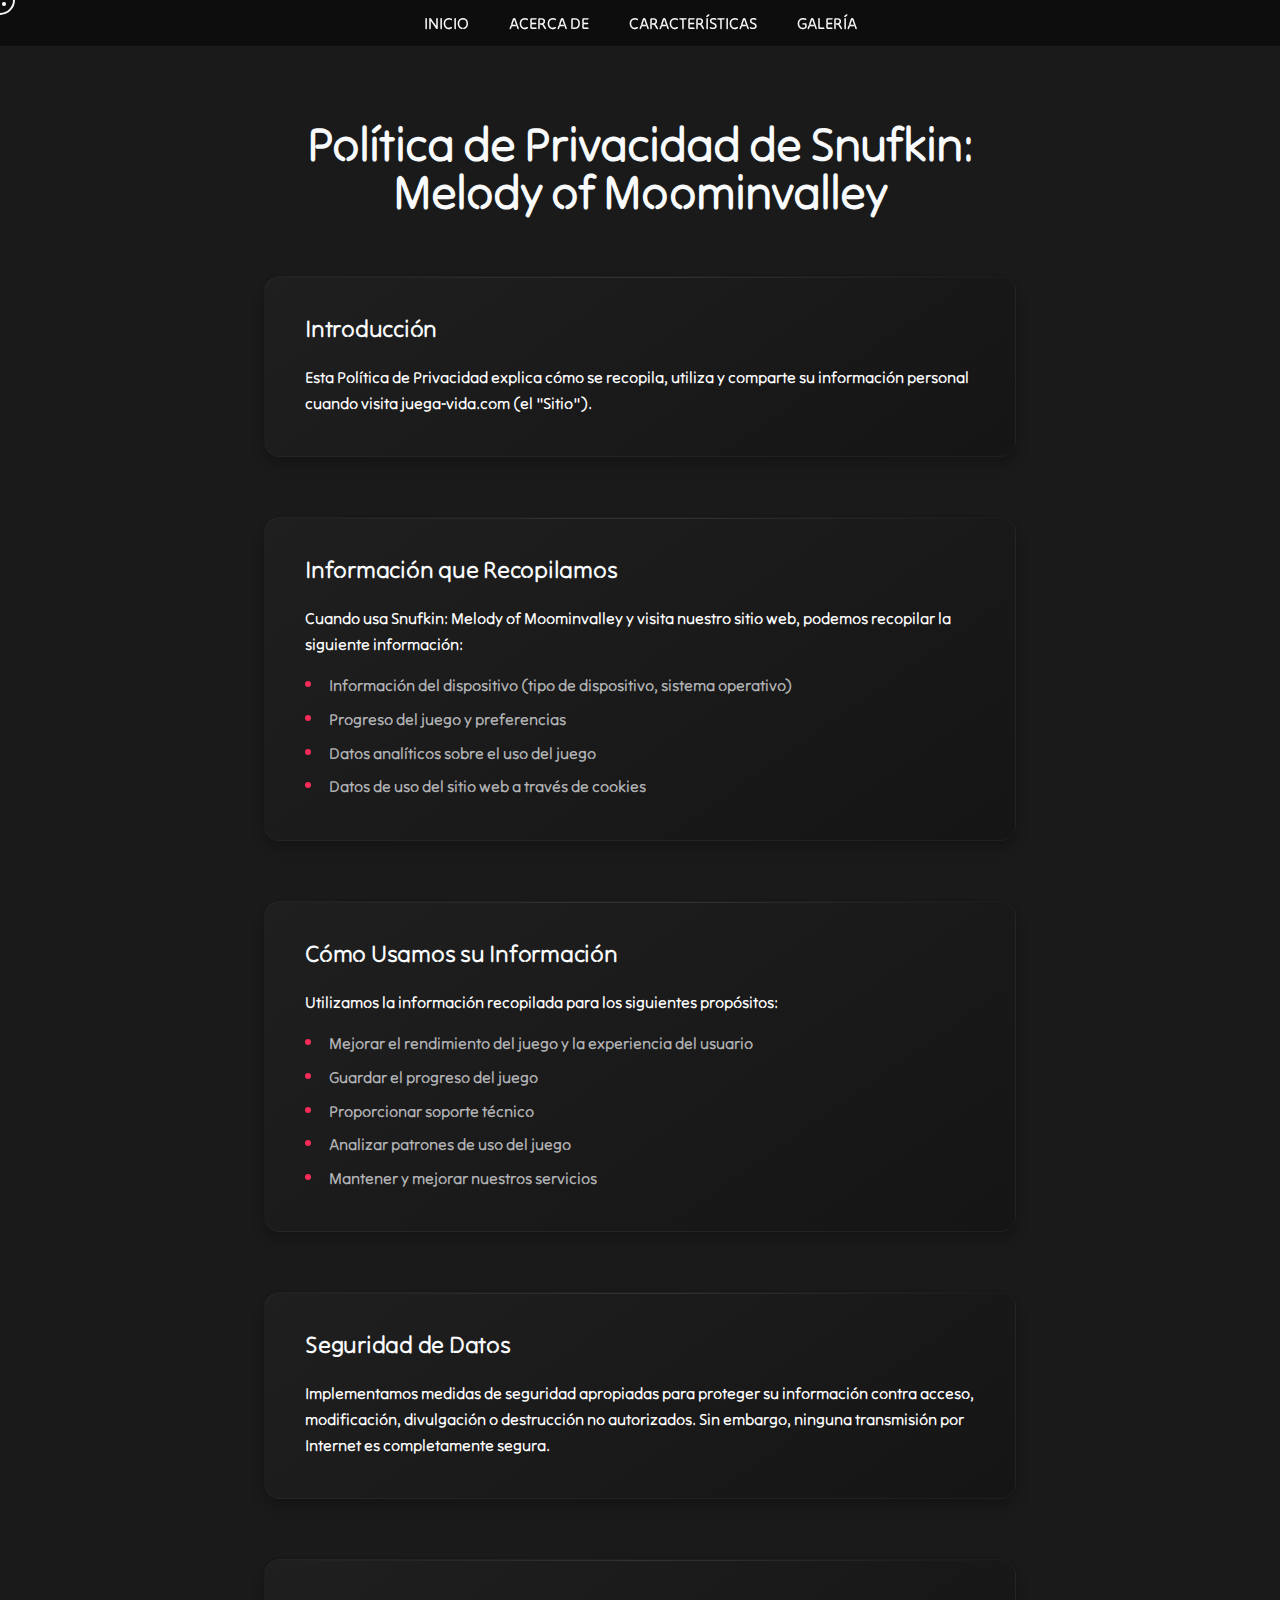
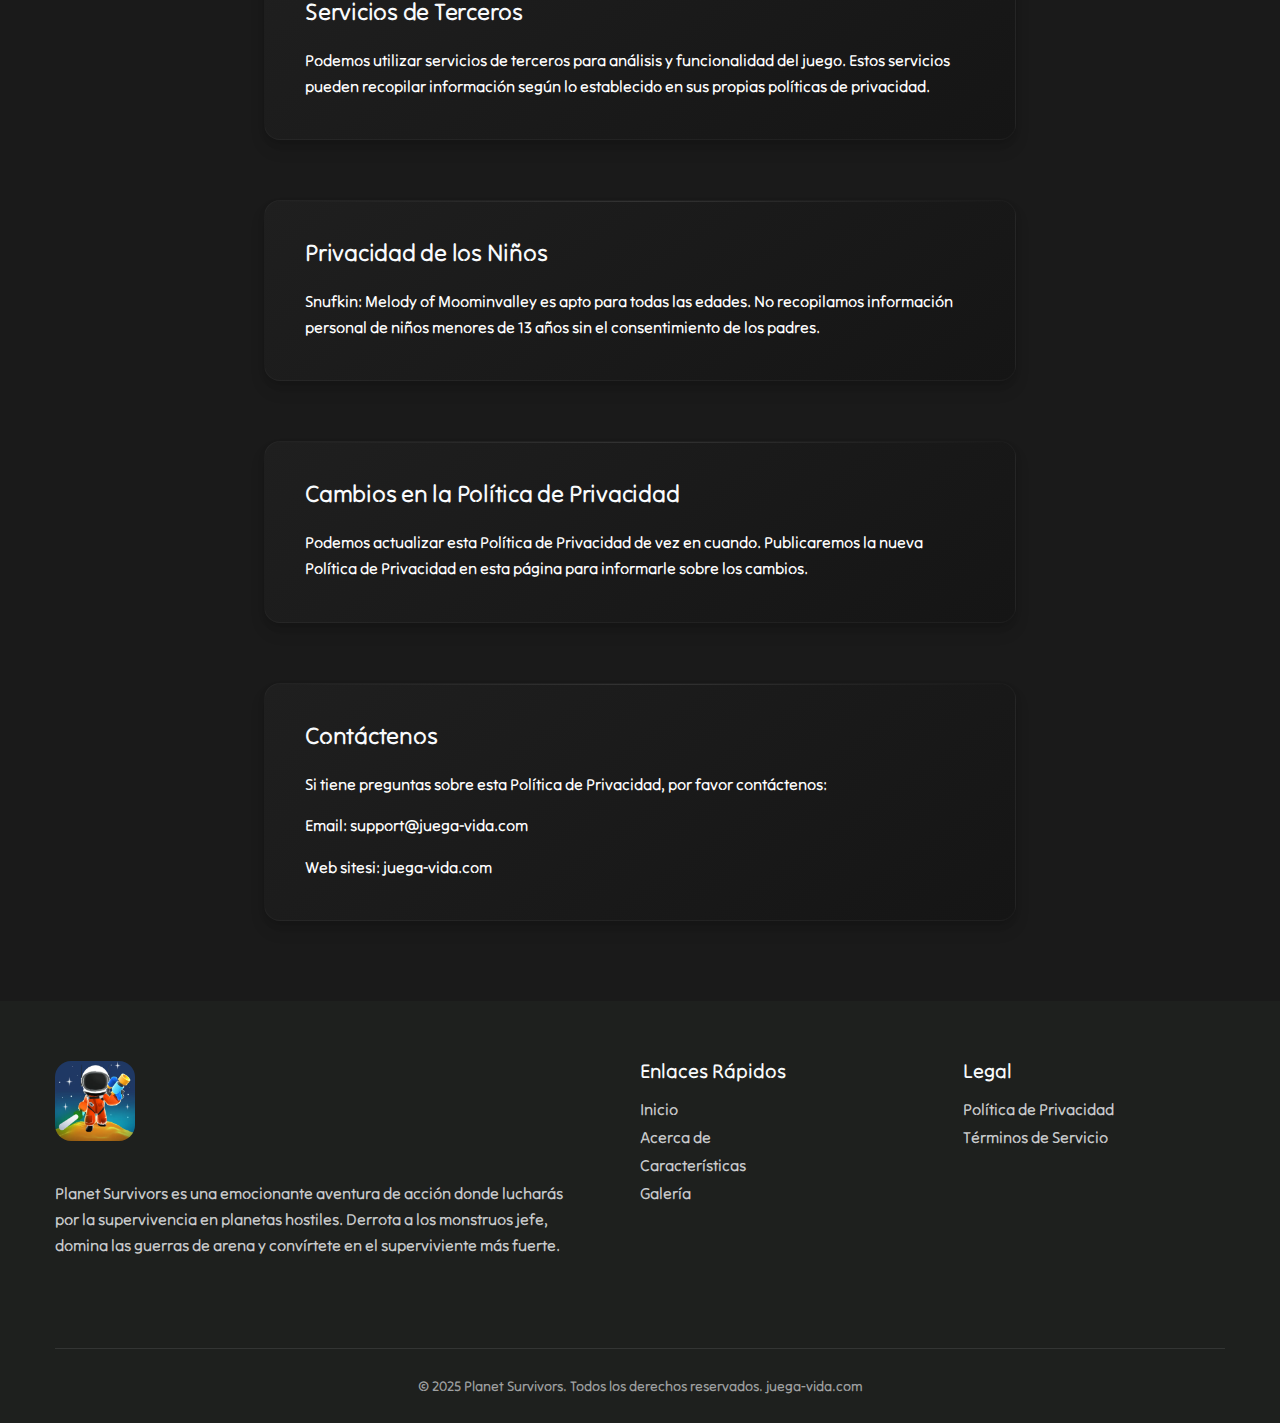
<file: privacy.html>
<!DOCTYPE html>
<html lang="es">

<head>
	<title>Política de Privacidad - Snufkin: Melody of Moominvalley</title>
	<meta charset="UTF-8">
	<meta name="format-detection" content="telephone=no">
	<meta name="viewport" content="width=device-width, initial-scale=1.0, maximum-scale=1.0, user-scalable=no">
	<meta name="description" content="Planet Survivors - ¡Una emocionante aventura de acción! Corta, dispara y sobrevive al caos. Derrota a los monstruos jefes del planeta y convírtete en el superviviente más fuerte en las guerras de arena.">
	<meta name="theme-color" content="#080912">
	<meta name="mobile-web-app-capable" content="yes">
	<meta name="apple-mobile-web-app-capable" content="yes">
	<meta name="apple-mobile-web-app-status-bar-style" content="black-translucent">

	<!-- Open Graph -->
	<meta property="og:title" content="Planet Survivors">
	<meta property="og:description" content="¡Una emocionante aventura de acción! Corta, dispara y sobrevive al caos en una batalla épica por la supervivencia.">
	<meta property="og:site_name" content="Planet Survivors">
	<meta property="og:url" content="https://juega-vida.com">
	<meta property="og:type" content="website">
	<link rel="canonical" href="https://juega-vida.com/" />

	<!-- Styles -->
	<style>
		body {
			opacity: 0;
		}
	</style>
	<link rel="stylesheet" href="https://cdnjs.cloudflare.com/ajax/libs/font-awesome/6.7.1/css/all.min.css?_v=20250120110803" integrity="sha512-5Hs3dF2AEPkpNAR7UiOHba+lRSJNeM2ECkwxUIxC1Q/FLycGTbNapWXB4tP889k5T5Ju8fs4b1P5z/iB4nMfSQ==" crossorigin="anonymous" referrerpolicy="no-referrer" />
	<link rel="stylesheet" href="css/style.min.css?_v=20250120110803">

	<!-- Favicon  -->
	<link rel="shortcut icon" href="favicon.ico" type="image/x-icon">
	<link rel="icon" href="favicon.ico" type="image/x-icon">

	<!-- Liquid button svg filter -->
	<svg width="0" height="0" class="hidden">
		<defs>
			<filter id="buttonFilter">
				<feGaussianBlur in="SourceGraphic" stdDeviation="5" result="blur">
				</feGaussianBlur>
				<feColorMatrix in="blur" mode="matrix" values="1 0 0 0 0 0 1 0 0 0 0 0 1 0 0 0 0 0 19 -9" result="buttonFilter"></feColorMatrix>
				<feComposite in="SourceGraphic" in2="buttonFilter" operator="atop">
				</feComposite>
				<feBlend in="SourceGraphic" in2="buttonFilter"></feBlend>
			</filter>
		</defs>
	</svg>

	<!-- Preload critical assets -->
	<link rel="preload" href="img/logo.webp" as="image">
	<link rel="preload" href="files/hero.mp4" as="video" type="video/mp4">
</head>

<body>
	<div class="wrapper">
		<header data-scroll="120" data-scroll-show class="header">
			<div class="header__container">
				<div class="header__wrapper">
					<span></span>
					<div class="header__menu menu">
						<nav class="menu__body">
							<ul class="menu__list">
								<li class="menu__item">
									<a href="index.html#hero" class="menu__link">Inicio</a>
								</li>
								<li class="menu__item">
									<a href="index.html#about" class="menu__link">Acerca de</a>
								</li>
								<li class="menu__item">
									<a href="index.html#features" class="menu__link">Características</a>
								</li>
								<li class="menu__item">
									<a href="index.html#platforms" class="menu__link">Galería</a>
								</li>
							</ul>
						</nav>
					</div>
					<div class="header__actions">
						<button type="button" class="menu__icon icon-menu">
							<span></span>
						</button>
					</div>
				</div>
			</div>
		</header>
		<main class="page">
			<div class="legal">
				<div class="legal__container">
					<h1 class="legal__title">Política de Privacidad de Snufkin: Melody of Moominvalley</h1>

					<div class="legal__section">
						<h2 class="legal__subtitle">Introducción</h2>
						<p class="legal__text">Esta Política de Privacidad explica cómo se recopila, utiliza y comparte su información personal cuando visita juega-vida.com (el "Sitio").</p>
					</div>

					<div class="legal__section">
						<h2 class="legal__subtitle">Información que Recopilamos</h2>
						<p class="legal__text">Cuando usa Snufkin: Melody of Moominvalley y visita nuestro sitio web, podemos recopilar la siguiente información:</p>
						<ul class="legal__list">
							<li>Información del dispositivo (tipo de dispositivo, sistema operativo)</li>
							<li>Progreso del juego y preferencias</li>
							<li>Datos analíticos sobre el uso del juego</li>
							<li>Datos de uso del sitio web a través de cookies</li>
						</ul>
					</div>

					<div class="legal__section">
						<h2 class="legal__subtitle">Cómo Usamos su Información</h2>
						<p class="legal__text">Utilizamos la información recopilada para los siguientes propósitos:</p>
						<ul class="legal__list">
							<li>Mejorar el rendimiento del juego y la experiencia del usuario</li>
							<li>Guardar el progreso del juego</li>
							<li>Proporcionar soporte técnico</li>
							<li>Analizar patrones de uso del juego</li>
							<li>Mantener y mejorar nuestros servicios</li>
						</ul>
					</div>

					<div class="legal__section">
						<h2 class="legal__subtitle">Seguridad de Datos</h2>
						<p class="legal__text">Implementamos medidas de seguridad apropiadas para proteger su información contra acceso, modificación, divulgación o destrucción no autorizados. Sin embargo, ninguna transmisión por Internet es completamente segura.</p>
					</div>

					<div class="legal__section">
						<h2 class="legal__subtitle">Servicios de Terceros</h2>
						<p class="legal__text">Podemos utilizar servicios de terceros para análisis y funcionalidad del juego. Estos servicios pueden recopilar información según lo establecido en sus propias políticas de privacidad.</p>
					</div>

					<div class="legal__section">
						<h2 class="legal__subtitle">Privacidad de los Niños</h2>
						<p class="legal__text">Snufkin: Melody of Moominvalley es apto para todas las edades. No recopilamos información personal de niños menores de 13 años sin el consentimiento de los padres.</p>
					</div>

					<div class="legal__section">
						<h2 class="legal__subtitle">Cambios en la Política de Privacidad</h2>
						<p class="legal__text">Podemos actualizar esta Política de Privacidad de vez en cuando. Publicaremos la nueva Política de Privacidad en esta página para informarle sobre los cambios.</p>
					</div>

					<div class="legal__section">
						<h2 class="legal__subtitle">Contáctenos</h2>
						<p class="legal__text">Si tiene preguntas sobre esta Política de Privacidad, por favor contáctenos:</p>
						<p class="legal__text">Email: support@juega-vida.com</p>
						<p class="legal__text">Web sitesi: juega-vida.com</p>
					</div>
				</div>
			</div>
		</main>
		<footer class="footer">
			<div class="footer__container">
				<div class="footer__content">
					<div class="footer__column">
						<div class="footer__logo">
							<a href="index.html" class="footer__logo">
								<img src="img/logo.webp" alt="Planet Survivors Logo">
							</a>
						</div>
						<p class="footer__description">
							Planet Survivors es una emocionante aventura de acción donde lucharás por la supervivencia en planetas hostiles.
							Derrota a los monstruos jefe, domina las guerras de arena y convírtete en el superviviente más fuerte.
						</p>
						<div class="footer__socials">
							<a href="https://play.google.com/store/apps/details?id=com.goeu.planet" class="footer__social-link" target="_blank">
								<i class="fa-brands fa-google-play"></i>
							</a>
							<a href="https://apps.apple.com/us/app/planet-survivors/id1641629028" class="footer__social-link" target="_blank">
								<i class="fa-brands fa-apple"></i>
							</a>
						</div>
					</div>
					<div class="footer__column">
						<h3 class="footer__title">Enlaces Rápidos</h3>
						<ul class="footer__list">
							<li><a href="index.html#hero" class="footer__link">Inicio</a></li>
							<li><a href="index.html#about" class="footer__link">Acerca de</a></li>
							<li><a href="index.html#features" class="footer__link">Características</a></li>
							<li><a href="index.html#gallery" class="footer__link">Galería</a></li>
						</ul>
					</div>
					<div class="footer__column">
						<h3 class="footer__title">Legal</h3>
						<ul class="footer__list">
							<li><a href="privacy.html" class="footer__link">Política de Privacidad</a></li>
							<li><a href="terms.html" class="footer__link">Términos de Servicio</a></li>
						</ul>
					</div>
				</div>
				<div class="footer__bottom">
					<div class="footer__copyright">
						<p>&copy; 2025 Planet Survivors. Todos los derechos reservados. <a href="https://juega-vida.com">juega-vida.com</a></p>
					</div>
				</div>
			</div>
			<button class="scroll-to-top" aria-label="Volver arriba">
				<svg xmlns="http://www.w3.org/2000/svg" viewBox="0 0 24 24">
					<path d="M12 4l-1.41 1.41L16.17 11H4v2h12.17l-5.58 5.59L12 20l8-8z" />
				</svg>
			</button>
		</footer>

		<div id="cursor" class="ball"></div>
		<div id="cursor_inner" class="ball"></div>
	</div>
	<script src="js/app.min.js?_v=20250307132354"></script>
</body>

</html>
</file>
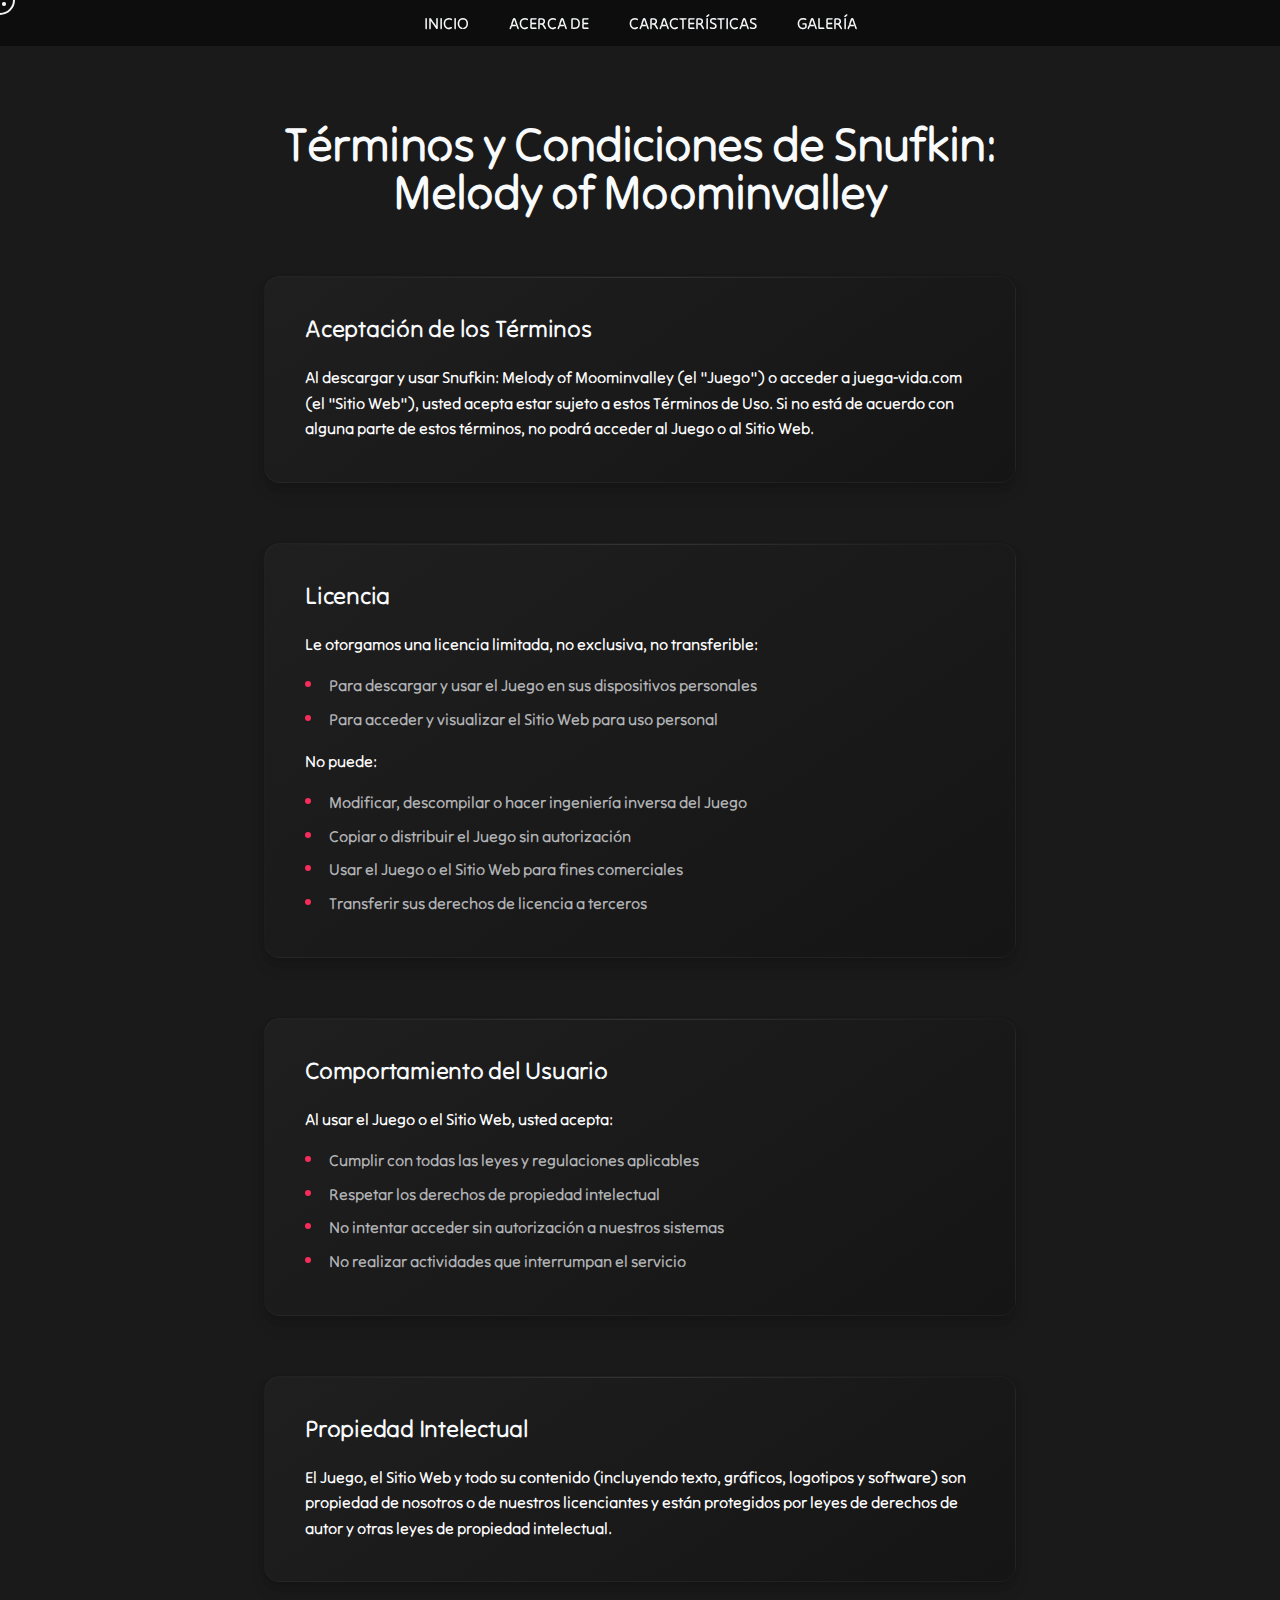
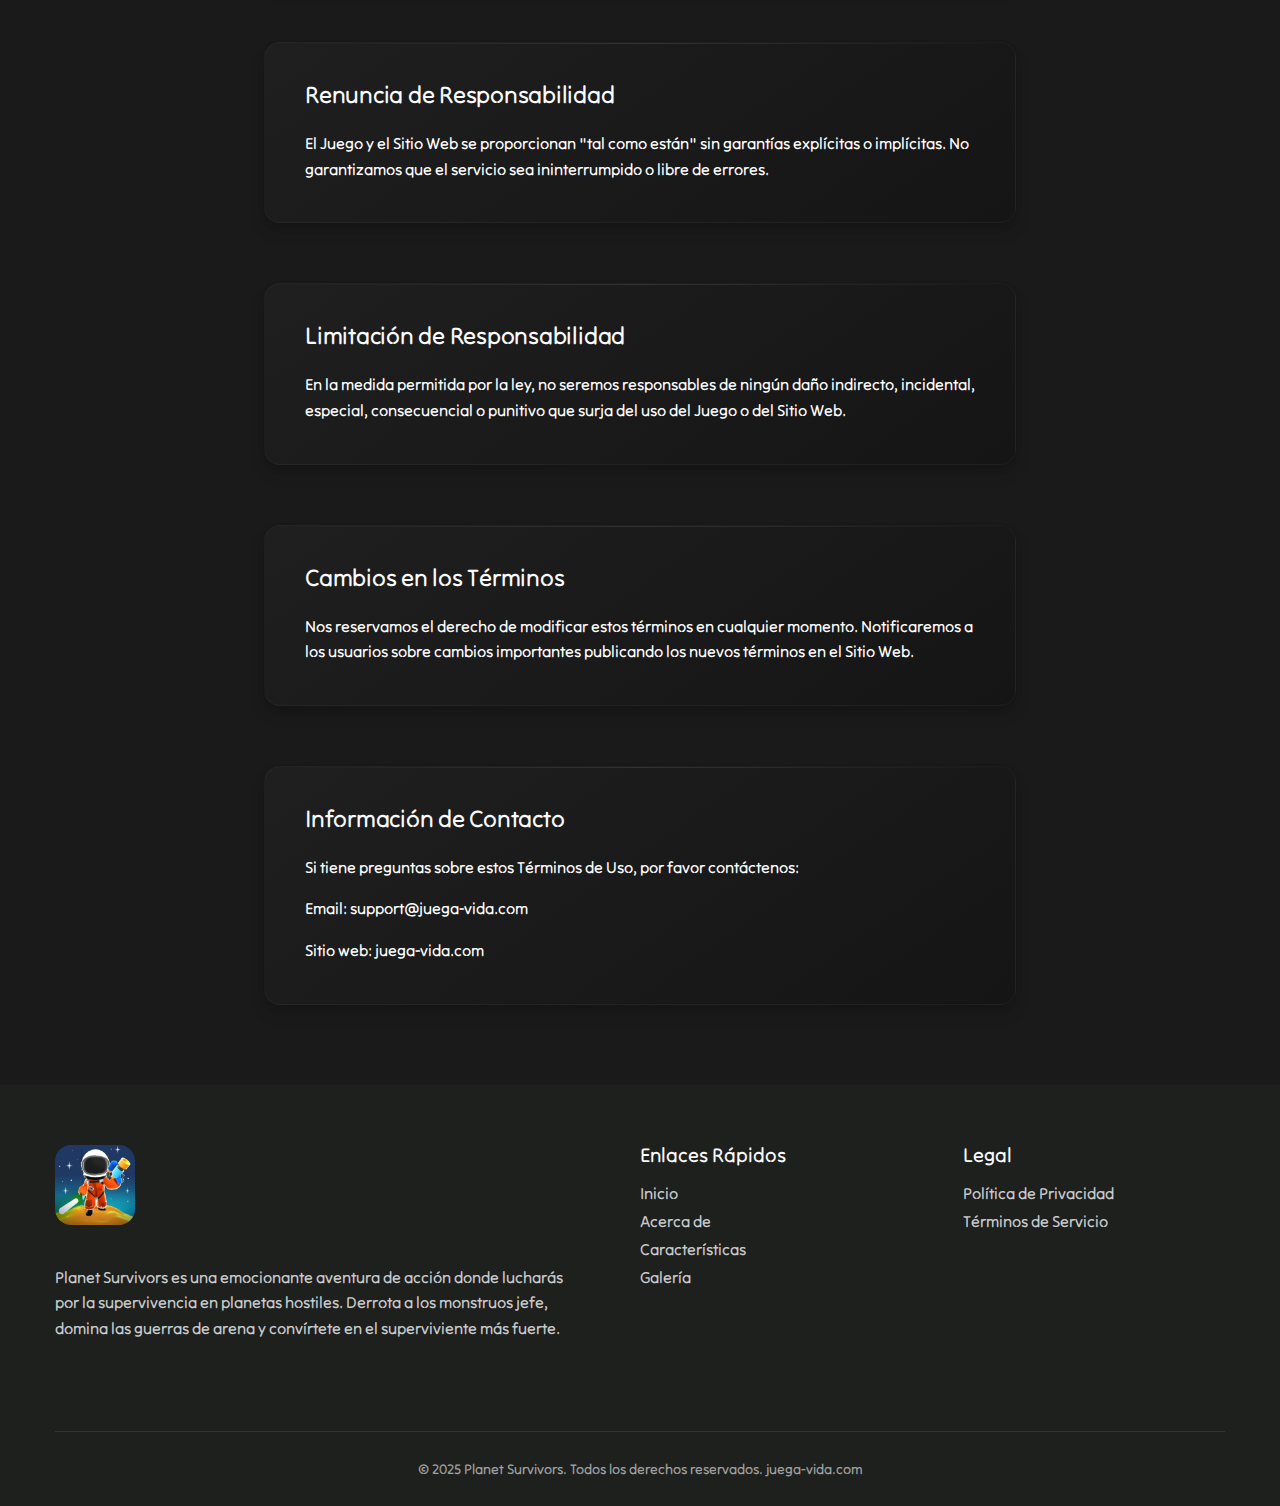
<file: terms.html>
<!DOCTYPE html>
<html lang="es">

<head>
	<title>Términos y Condiciones - Snufkin: Melody of Moominvalley</title>
	<meta charset="UTF-8">
	<meta name="format-detection" content="telephone=no">
	<meta name="viewport" content="width=device-width, initial-scale=1.0, maximum-scale=1.0, user-scalable=no">
	<meta name="description" content="Planet Survivors - ¡Una emocionante aventura de acción! Corta, dispara y sobrevive al caos. Derrota a los monstruos jefes del planeta y convírtete en el superviviente más fuerte en las guerras de arena.">
	<meta name="theme-color" content="#080912">
	<meta name="mobile-web-app-capable" content="yes">
	<meta name="apple-mobile-web-app-capable" content="yes">
	<meta name="apple-mobile-web-app-status-bar-style" content="black-translucent">

	<!-- Open Graph -->
	<meta property="og:title" content="Planet Survivors">
	<meta property="og:description" content="¡Una emocionante aventura de acción! Corta, dispara y sobrevive al caos en una batalla épica por la supervivencia.">
	<meta property="og:site_name" content="Planet Survivors">
	<meta property="og:url" content="https://juega-vida.com">
	<meta property="og:type" content="website">
	<link rel="canonical" href="https://juega-vida.com/" />

	<!-- Styles -->
	<style>
		body {
			opacity: 0;
		}
	</style>
	<link rel="stylesheet" href="https://cdnjs.cloudflare.com/ajax/libs/font-awesome/6.7.1/css/all.min.css?_v=20250120110803" integrity="sha512-5Hs3dF2AEPkpNAR7UiOHba+lRSJNeM2ECkwxUIxC1Q/FLycGTbNapWXB4tP889k5T5Ju8fs4b1P5z/iB4nMfSQ==" crossorigin="anonymous" referrerpolicy="no-referrer" />
	<link rel="stylesheet" href="css/style.min.css?_v=20250120110803">

	<!-- Favicon  -->
	<link rel="shortcut icon" href="favicon.ico" type="image/x-icon">
	<link rel="icon" href="favicon.ico" type="image/x-icon">

	<!-- Liquid button svg filter -->
	<svg width="0" height="0" class="hidden">
		<defs>
			<filter id="buttonFilter">
				<feGaussianBlur in="SourceGraphic" stdDeviation="5" result="blur">
				</feGaussianBlur>
				<feColorMatrix in="blur" mode="matrix" values="1 0 0 0 0 0 1 0 0 0 0 0 1 0 0 0 0 0 19 -9" result="buttonFilter"></feColorMatrix>
				<feComposite in="SourceGraphic" in2="buttonFilter" operator="atop">
				</feComposite>
				<feBlend in="SourceGraphic" in2="buttonFilter"></feBlend>
			</filter>
		</defs>
	</svg>

	<!-- Preload critical assets -->
	<link rel="preload" href="img/logo.webp" as="image">
	<link rel="preload" href="files/hero.mp4" as="video" type="video/mp4">
</head>

<body>
	<div class="wrapper">
		<header data-scroll="120" data-scroll-show class="header">
			<div class="header__container">
				<div class="header__wrapper">
					<span></span>
					<div class="header__menu menu">
						<nav class="menu__body">
							<ul class="menu__list">
								<li class="menu__item">
									<a href="index.html#hero" class="menu__link">Inicio</a>
								</li>
								<li class="menu__item">
									<a href="index.html#about" class="menu__link">Acerca de</a>
								</li>
								<li class="menu__item">
									<a href="index.html#features" class="menu__link">Características</a>
								</li>
								<li class="menu__item">
									<a href="index.html#platforms" class="menu__link">Galería</a>
								</li>
							</ul>
						</nav>
					</div>
					<div class="header__actions">
						<button type="button" class="menu__icon icon-menu">
							<span></span>
						</button>
					</div>
				</div>
			</div>
		</header>
		<main class="page">
			<div class="legal">
				<div class="legal__container">
					<h1 class="legal__title">Términos y Condiciones de Snufkin: Melody of Moominvalley</h1>

					<div class="legal__section">
						<h2 class="legal__subtitle">Aceptación de los Términos</h2>
						<p class="legal__text">Al descargar y usar Snufkin: Melody of Moominvalley (el "Juego") o acceder a juega-vida.com (el "Sitio Web"), usted acepta estar sujeto a estos Términos de Uso. Si no está de acuerdo con alguna parte de estos términos, no podrá acceder al Juego o al Sitio Web.</p>
					</div>

					<div class="legal__section">
						<h2 class="legal__subtitle">Licencia</h2>
						<p class="legal__text">Le otorgamos una licencia limitada, no exclusiva, no transferible:</p>
						<ul class="legal__list">
							<li>Para descargar y usar el Juego en sus dispositivos personales</li>
							<li>Para acceder y visualizar el Sitio Web para uso personal</li>
						</ul>
						<p class="legal__text">No puede:</p>
						<ul class="legal__list">
							<li>Modificar, descompilar o hacer ingeniería inversa del Juego</li>
							<li>Copiar o distribuir el Juego sin autorización</li>
							<li>Usar el Juego o el Sitio Web para fines comerciales</li>
							<li>Transferir sus derechos de licencia a terceros</li>
						</ul>
					</div>

					<div class="legal__section">
						<h2 class="legal__subtitle">Comportamiento del Usuario</h2>
						<p class="legal__text">Al usar el Juego o el Sitio Web, usted acepta:</p>
						<ul class="legal__list">
							<li>Cumplir con todas las leyes y regulaciones aplicables</li>
							<li>Respetar los derechos de propiedad intelectual</li>
							<li>No intentar acceder sin autorización a nuestros sistemas</li>
							<li>No realizar actividades que interrumpan el servicio</li>
						</ul>
					</div>

					<div class="legal__section">
						<h2 class="legal__subtitle">Propiedad Intelectual</h2>
						<p class="legal__text">El Juego, el Sitio Web y todo su contenido (incluyendo texto, gráficos, logotipos y software) son propiedad de nosotros o de nuestros licenciantes y están protegidos por leyes de derechos de autor y otras leyes de propiedad intelectual.</p>
					</div>

					<div class="legal__section">
						<h2 class="legal__subtitle">Renuncia de Responsabilidad</h2>
						<p class="legal__text">El Juego y el Sitio Web se proporcionan "tal como están" sin garantías explícitas o implícitas. No garantizamos que el servicio sea ininterrumpido o libre de errores.</p>
					</div>

					<div class="legal__section">
						<h2 class="legal__subtitle">Limitación de Responsabilidad</h2>
						<p class="legal__text">En la medida permitida por la ley, no seremos responsables de ningún daño indirecto, incidental, especial, consecuencial o punitivo que surja del uso del Juego o del Sitio Web.</p>
					</div>

					<div class="legal__section">
						<h2 class="legal__subtitle">Cambios en los Términos</h2>
						<p class="legal__text">Nos reservamos el derecho de modificar estos términos en cualquier momento. Notificaremos a los usuarios sobre cambios importantes publicando los nuevos términos en el Sitio Web.</p>
					</div>

					<div class="legal__section">
						<h2 class="legal__subtitle">Información de Contacto</h2>
						<p class="legal__text">Si tiene preguntas sobre estos Términos de Uso, por favor contáctenos:</p>
						<p class="legal__text">Email: support@juega-vida.com</p>
						<p class="legal__text">Sitio web: juega-vida.com</p>
					</div>
				</div>
			</div>
		</main>
		<footer class="footer">
			<div class="footer__container">
				<div class="footer__content">
					<div class="footer__column">
						<div class="footer__logo">
							<a href="index.html" class="footer__logo">
								<img src="img/logo.webp" alt="Planet Survivors Logo">
							</a>
						</div>
						<p class="footer__description">
							Planet Survivors es una emocionante aventura de acción donde lucharás por la supervivencia en planetas hostiles.
							Derrota a los monstruos jefe, domina las guerras de arena y convírtete en el superviviente más fuerte.
						</p>
						<div class="footer__socials">
							<a href="https://play.google.com/store/apps/details?id=com.goeu.planet" class="footer__social-link" target="_blank">
								<i class="fa-brands fa-google-play"></i>
							</a>
							<a href="https://apps.apple.com/us/app/planet-survivors/id1641629028" class="footer__social-link" target="_blank">
								<i class="fa-brands fa-apple"></i>
							</a>
						</div>
					</div>
					<div class="footer__column">
						<h3 class="footer__title">Enlaces Rápidos</h3>
						<ul class="footer__list">
							<li><a href="index.html#hero" class="footer__link">Inicio</a></li>
							<li><a href="index.html#about" class="footer__link">Acerca de</a></li>
							<li><a href="index.html#features" class="footer__link">Características</a></li>
							<li><a href="index.html#gallery" class="footer__link">Galería</a></li>
						</ul>
					</div>
					<div class="footer__column">
						<h3 class="footer__title">Legal</h3>
						<ul class="footer__list">
							<li><a href="privacy.html" class="footer__link">Política de Privacidad</a></li>
							<li><a href="terms.html" class="footer__link">Términos de Servicio</a></li>
						</ul>
					</div>
				</div>
				<div class="footer__bottom">
					<div class="footer__copyright">
						<p>&copy; 2025 Planet Survivors. Todos los derechos reservados. <a href="https://juega-vida.com">juega-vida.com</a></p>
					</div>
				</div>
			</div>
			<button class="scroll-to-top" aria-label="Volver arriba">
				<svg xmlns="http://www.w3.org/2000/svg" viewBox="0 0 24 24">
					<path d="M12 4l-1.41 1.41L16.17 11H4v2h12.17l-5.58 5.59L12 20l8-8z" />
				</svg>
			</button>
		</footer>

		<div id="cursor" class="ball"></div>
		<div id="cursor_inner" class="ball"></div>
	</div>
	<script src="js/app.min.js?_v=20250307132354"></script>
</body>

</html>
</file>
<file: css/style.min.css>
@import url(https://fonts.googleapis.com/css2?family=Tilt+Neon&display=swap);.lenis.lenis-smooth{scroll-behavior:auto}.lenis.lenis-smooth [data-lenis-prevent]{-ms-scroll-chaining:none;overscroll-behavior:contain}.lenis.lenis-stopped{overflow:hidden}.lenis.lenis-scrolling iframe{pointer-events:none}:root{--color-black:30,32,30;--color-white:248,250,252;--color-green:121,189,154;--color-accent:247,44,91;--color-gray-100:248,250,252;--color-gray-400:148,163,184;--color-gray-900:30,41,59;--primary:rgb(var(--color-white));--secondary:rgb(var(--color-gray-400));--accent:rgb(var(--color-accent));--text-primary:rgb(var(--color-black));--text-secondary:rgb(71, 85, 105);--transition-function:cubic-bezier(0.645, 0.045, 0.355, 1);--transition-duration:0.5s}*{padding:0;margin:0;border:0}*,*::after,*::before{box-sizing:border-box}*::after,*::before{display:inline-block}body,html{height:100%;min-width:320px}body{color:#000;line-height:1;font-family:"Tilt Neon";font-size:1rem;-ms-text-size-adjust:100%;-moz-text-size-adjust:100%;-webkit-text-size-adjust:100%;-webkit-font-smoothing:antialiased;-moz-osx-font-smoothing:grayscale}button,input,textarea{font-family:"Tilt Neon";font-size:inherit;line-height:inherit;color:inherit;background-color:rgba(0,0,0,0)}input,textarea{width:100%}label{display:inline-block}button,option,select{cursor:pointer}a{display:inline-block;color:inherit;text-decoration:none}ul li{list-style:none}img{vertical-align:top}h1,h2,h3,h4,h5,h6{font-weight:inherit;font-size:inherit}dl,ol,ul{padding:0;margin:0}html{scroll-behavior:smooth;background-color:var(--primary)}body{transition:all .6s}.lock body{overflow:hidden;touch-action:none;-ms-scroll-chaining:none;overscroll-behavior:none}.loaded body{opacity:1}.lock-scroll{overflow:hidden;touch-action:none;padding-right:var(--scrollbar-width,0)}.wrapper{min-height:100%;display:flex;flex-direction:column;overflow:hidden}.wrapper>main{flex:1 1 auto}.wrapper>*{min-width:0}[class*=__container]{max-width:75rem;margin:0 auto;padding:0 .9375rem}[class*="--gc"]{display:grid;min-width:0;grid-template-columns:.9375rem 1fr minmax(auto,73.125rem) 1fr .9375rem}[class*="--gc"]>*{min-width:0;grid-column:3/4}.icon-menu{display:none}.menu__list{display:flex;align-items:center;flex-wrap:wrap;row-gap:.625rem}.menu__link{color:rgb(var(--color-white));font-size:1rem;text-transform:uppercase;transition:all var(--transition-duration) var(--transition-function);position:relative}.menu__link::after{content:"";position:absolute;bottom:-.25rem;left:0;width:0;height:.125rem;background-color:var(--accent);transition:width var(--transition-duration) var(--transition-function)}.menu__link.active{color:var(--accent)}.menu__link.active::after{width:100%}.menu-open body{overflow:hidden;touch-action:none}#magic-cursor{position:fixed;top:0;left:0;z-index:10000;width:30px;height:30px;pointer-events:none;transition:opacity .2s ease-in-out .5s}#magic-cursor #cursor{position:fixed;display:flex;flex-direction:column;justify-content:center;width:40px;height:40px;margin-top:-20px;margin-left:-20px;box-sizing:border-box;border:2px solid var(--secondary,#8750f7);border-radius:50%;pointer-events:none;opacity:0;will-change:transform;-webkit-backface-visibility:hidden;backface-visibility:hidden}#magic-cursor #cursor.hovered{opacity:0!important;transition:opacity .3s}.ibg{width:100%;height:100%;-o-object-fit:cover;object-fit:cover}.ibg--top{-o-object-position:top;object-position:top}.ibg--bottom{-o-object-position:bottom;object-position:bottom}.ibg--left{-o-object-position:left;object-position:left}.ibg--right{-o-object-position:right;object-position:right}.ibg--contain{-o-object-fit:contain;object-fit:contain}html{-webkit-overflow-scrolling:touch}.hidden{display:none}.button{position:relative;width:-webkit-max-content;width:max-content;-webkit-filter:url(#buttonFilter);filter:url(#buttonFilter);display:flex;transition:.45s cubic-bezier(.65,0,.076,1)}.button__title{position:relative;display:flex;align-items:center;justify-content:center;padding:0 40px;height:40px;border-radius:30px;font-size:14px;font-weight:500;text-decoration:none}.button__title .title-btn{position:relative;line-height:1.2;letter-spacing:2px;overflow:hidden;display:block}.button__title .title-btn .text-default,.button__title .title-btn .text-hover{display:block;transition:-webkit-transform .8s cubic-bezier(.65,0,.076,1);transition:transform .8s cubic-bezier(.65,0,.076,1);transition:transform .8s cubic-bezier(.65,0,.076,1),-webkit-transform .8s cubic-bezier(.65,0,.076,1)}.button__title .title-btn .text-hover{position:absolute;left:0;top:0;-webkit-transform:translateY(100%);transform:translateY(100%)}.button__icon{display:flex;align-items:center;justify-content:center;width:40px;height:40px;border-radius:50%;transition:-webkit-transform .9s cubic-bezier(.135,.9,.15,1);transition:transform .9s cubic-bezier(.135,.9,.15,1);transition:transform .9s cubic-bezier(.135,.9,.15,1),-webkit-transform .9s cubic-bezier(.135,.9,.15,1)}.button__icon i{font-size:12px}.button:hover .title-btn .text-default{-webkit-transform:translateY(-100%);transform:translateY(-100%)}.button:hover .title-btn .text-hover{-webkit-transform:translateY(0);transform:translateY(0)}.button:hover .button__icon{-webkit-transform:translateX(.75rem) rotate(-45deg);transform:translateX(.75rem) rotate(-45deg)}.button--light .button__title{background:rgb(var(--color-white));color:var(--text-primary)}.button--light .button__icon{background:rgb(var(--color-white))}.button--light .button__icon i{color:var(--text-primary)}.button--light:hover .button__title{background:rgba(var(--color-white),.9)}.button--light:hover .button__icon{background:rgba(var(--color-white),.9);color:var(--accent)}.button--dark .button__title{background-color:var(--primary);color:var(--text-inverse)}.button--dark .button__icon{background-color:var(--primary)}.button--dark .button__icon i{color:var(--text-inverse)}.button--outline .button__title{background-color:rgba(0,0,0,0);border:2px dashed var(--bg-btn-dark);color:var(--text-inverse)}.button--outline .button__icon{background-color:rgba(0,0,0,0);border:2px dashed var(--bg-btn-dark)}.button--outline .button__icon i{color:var(--text-inverse)}.button--trailer{cursor:pointer}.button.scroll-down:hover .button__icon{-webkit-transform:translateY(.75rem);transform:translateY(.75rem)}.scroll-to-top{position:fixed;bottom:1.875rem;right:1.875rem;width:3.125rem;height:3.125rem;background:rgb(var(--color-gray-100));border:1px solid rgba(var(--color-black),.1);border-radius:50%;cursor:pointer;display:flex;align-items:center;justify-content:center;opacity:0;visibility:hidden;-webkit-transform:translateY(20px);transform:translateY(20px);transition:all .3s ease;z-index:99}.scroll-to-top::before{content:"";position:absolute;inset:-1px;border-radius:50%;background:conic-gradient(rgba(var(--color-black),.3) var(--progress),rgba(var(--color-black),.05) 0deg);-webkit-mask:radial-gradient(closest-side,transparent 65%,#000 66%);mask:radial-gradient(closest-side,transparent 65%,#000 66%)}.scroll-to-top svg{width:1.25rem;height:1.25rem;fill:rgba(var(--color-black),.7);-webkit-transform:rotate(-90deg);transform:rotate(-90deg);transition:-webkit-transform .3s ease;transition:transform .3s ease;transition:transform .3s ease,-webkit-transform .3s ease}.scroll-to-top.visible{opacity:1;visibility:visible;-webkit-transform:translateY(0);transform:translateY(0)}.ball{pointer-events:none;position:fixed;top:0;left:0;z-index:999999;mix-blend-mode:difference;will-change:transform}#cursor{width:30px;height:30px;border:2px solid #fff;border-radius:50%;background:rgba(0,0,0,0)}#cursor_inner{width:8px;height:8px;background:#fff;border-radius:50%}.video-popup{position:fixed;top:0;left:0;width:100%;height:100vh;z-index:1000;display:none;align-items:center;justify-content:center}.video-popup.active{display:flex}.video-popup__overlay{position:fixed;top:0;left:0;width:100%;height:100%;background:rgba(0,0,0,.8);backdrop-filter:blur(10px);-webkit-backdrop-filter:blur(10px);z-index:1}.video-popup__content{position:relative;width:90%;max-width:75rem;z-index:2}.video-popup__player{position:relative;width:100%;background:#000;border-radius:.5rem;overflow:hidden}.video-popup__player iframe{position:absolute;top:0;left:0;width:100%;height:100%;border:0}.video-popup__player video{cursor:pointer}.video-popup__close{position:absolute;top:-3.125rem;right:0;width:2.5rem;height:2.5rem;display:flex;align-items:center;justify-content:center;color:#fff;font-size:1.5rem;background:rgba(0,0,0,0);border:none;cursor:pointer;transition:-webkit-transform .3s ease;transition:transform .3s ease;transition:transform .3s ease,-webkit-transform .3s ease;z-index:3}.lock-scroll{overflow:hidden;padding-right:var(--scrollbar-width,0)}.lock-scroll::after{content:"";position:fixed;left:0;top:0;width:100%;height:100%;background:rgba(0,0,0,.5);backdrop-filter:blur(5px);-webkit-backdrop-filter:blur(5px);z-index:999}.header{position:fixed;width:100%;z-index:100;overflow:hidden;padding:.9375rem 0;background-color:rgba(0,0,0,.5)}.header__wrapper{display:flex;justify-content:space-between;align-items:center}.header__logo{max-width:12.5em;z-index:10;margin-right:.625rem}.header__logo img{width:100%;-o-object-fit:contain;object-fit:contain}.footer{position:relative;padding:3.75rem 0 1.875rem;background:rgb(var(--color-black));color:rgb(var(--color-white));overflow:hidden}.footer__content{position:relative;z-index:2;display:grid;grid-template-columns:2fr 1fr 1fr;gap:3.75rem}.footer__logo{display:inline-block;margin-bottom:1.25rem}.footer__logo img{max-width:11.25rem;height:5rem;-o-object-fit:cover;object-fit:cover;border-radius:16px}.footer__description{font-size:1rem;line-height:1.6;color:rgba(var(--color-white),.8);margin-bottom:1.875rem}.footer__socials{display:flex;gap:1.25rem}.footer__social-link{font-size:1.5rem;color:rgb(var(--color-white));transition:color var(--transition-duration) var(--transition-function)}.footer__title{font-size:1.25rem;margin-bottom:1.25rem;color:rgb(var(--color-white))}.footer__list{list-style:none;padding:0;margin:0}.footer__list li{margin-bottom:.75rem}.footer__link{color:rgba(var(--color-white),.8);transition:color var(--transition-duration) var(--transition-function)}.footer__bottom{position:relative;z-index:2;margin-top:3.75rem;padding-top:1.875rem;border-top:1px solid rgba(var(--color-white),.1);text-align:center}.footer__copyright{font-size:.875rem;color:rgba(var(--color-white),.6)}.cookie-consent{position:fixed;bottom:1.875rem;left:50%;-webkit-transform:translate(-50%,1.875rem);transform:translate(-50%,1.875rem);background:rgba(var(--color-white),.9);backdrop-filter:blur(10px);-webkit-backdrop-filter:blur(10px);padding:1.25rem;border-radius:1rem;box-shadow:0 .25rem 1.5rem rgba(var(--color-black),.1);width:min(100% - 1.875rem,31.25rem);z-index:100;opacity:0;visibility:hidden;pointer-events:none;transition:opacity .5s ease,visibility .5s ease,-webkit-transform .5s cubic-bezier(.16,1,.3,1);transition:opacity .5s ease,transform .5s cubic-bezier(.16,1,.3,1),visibility .5s ease;transition:opacity .5s ease,transform .5s cubic-bezier(.16,1,.3,1),visibility .5s ease,-webkit-transform .5s cubic-bezier(.16,1,.3,1)}.cookie-consent.show{opacity:1;visibility:visible;pointer-events:all;-webkit-transform:translate(-50%,0);transform:translate(-50%,0)}.cookie-consent__content{display:flex;flex-direction:column;gap:1.25rem}.cookie-consent__text{color:rgba(var(--color-black),.9);font-size:.875rem;line-height:1.5;margin:0}.cookie-consent__buttons{display:flex;gap:.625rem;justify-content:flex-end}.hero{position:relative;min-height:100vh;background:linear-gradient(180deg,rgb(var(--color-white)) 0,rgba(var(--color-accent),.05) 100%);overflow:hidden;padding:5rem 0}.hero__bg{position:absolute;inset:0;width:100%;height:100%;overflow:hidden}.hero__bg-video{position:absolute;inset:0;width:100%;height:100%;-o-object-fit:cover;object-fit:cover;z-index:1}.hero__bg-video[poster]{-o-object-fit:cover;object-fit:cover;-o-object-position:center;object-position:center}.hero__overlay{position:absolute;inset:0;background:linear-gradient(0deg,rgba(var(--color-white),.9),rgba(var(--color-white),.4));z-index:2}.hero__container{position:relative;z-index:3;max-width:90rem;margin:0 auto;padding:0 1.25rem;min-height:100vh;display:flex;align-items:center;padding-top:6.25rem;padding-bottom:2.5rem}.hero__content{width:100%;display:grid;grid-template-columns:1fr 1fr;align-items:center;gap:2.5rem}.hero__right{display:flex;justify-content:center;align-items:center}.hero__image{position:relative;display:flex;flex-direction:column;align-items:center}.hero__character{max-width:100%;height:auto;-webkit-filter:drop-shadow(0 20px 40px rgba(var(--accent), .4));filter:drop-shadow(0 20px 40px rgba(var(--accent), .4))}.hero__platforms{display:flex;gap:1rem;margin-top:1.25rem}.hero__platform-logo{width:2rem;height:2rem;opacity:.8;transition:opacity .3s ease}.hero__platform-logo:hover{opacity:1}.hero__title{font-size:4rem;font-weight:800;color:rgb(var(--color-black));line-height:1.1;margin-bottom:1.5rem;text-transform:uppercase}.hero__subtitle{font-size:1.25rem;color:rgba(var(--color-black),.8);margin-bottom:2.5rem}.hero__features{display:grid;grid-template-columns:repeat(2,1fr);gap:1.5rem;margin-bottom:2.5rem}.hero__feature{display:flex;align-items:center;gap:1rem;padding:1rem;background:rgba(var(--color-gray-900),.05);border-radius:.75rem;backdrop-filter:blur(10px);transition:all .3s ease}.hero__feature:hover{background:rgba(var(--color-gray-900),.1);-webkit-transform:translateY(-2px);transform:translateY(-2px)}.hero__feature-icon{width:3rem;height:3rem;display:flex;align-items:center;justify-content:center;background:rgba(var(--color-accent),.15);border-radius:50%;color:var(--accent);font-size:1.5rem;transition:all .3s ease}.hero__feature:hover .hero__feature-icon{background:rgba(var(--color-accent),.25);-webkit-transform:scale(1.1);transform:scale(1.1)}.hero__feature-text{font-size:1rem;color:rgb(var(--color-black));font-weight:500}.hero__info{display:flex;justify-content:space-between;align-items:center;padding:1.5rem;background:rgb(var(--color-white));border:1px solid rgba(var(--color-black),.1);border-radius:1rem;box-shadow:0 1.25rem 2.5rem rgba(var(--color-black),.05);margin-bottom:2.5rem;transition:all .3s var(--transition-function)}.hero__info:hover{border-color:rgba(var(--accent),.3);box-shadow:0 1.875rem 3.75rem rgba(var(--color-black),.1)}.hero__info:hover .hero__developer-logo{-webkit-transform:scale(1.05);transform:scale(1.05)}.hero__developer{display:flex;align-items:center;gap:1rem}.hero__developer-logo{width:3rem;height:3rem;border-radius:50%;-o-object-fit:cover;object-fit:cover;box-shadow:0 .25rem .5rem rgba(var(--color-black),.1);transition:-webkit-transform .3s var(--transition-function);transition:transform .3s var(--transition-function);transition:transform .3s var(--transition-function),-webkit-transform .3s var(--transition-function)}.hero__developer-info{display:flex;flex-direction:column;gap:.25rem}.hero__developer-name{font-size:1rem;font-weight:600;color:rgb(var(--color-black));transition:color .3s var(--transition-function)}.hero__developer-name:hover{color:rgb(var(--accent))}.hero__rating{display:flex;align-items:center;gap:.5rem}.hero__stars{display:flex;align-items:center;gap:.125rem;color:rgb(var(--accent));font-size:.875rem}.hero__stars i.fa-star-half-alt{position:relative}.hero__stars i.fa-star-half-alt::before{background:linear-gradient(90deg,rgb(var(--accent)) 50%,rgba(var(--accent),.3) 50%);-webkit-background-clip:text;-webkit-text-fill-color:transparent}.hero__rating-value{color:rgba(var(--color-black),.7);font-size:.875rem;font-weight:500}.hero__price{display:flex;align-items:center;gap:1rem}.hero__badge{padding:.375rem .75rem;background:rgba(var(--accent),.1);color:rgb(var(--accent));border-radius:1.25rem;font-size:1rem;font-weight:700}.hero__platforms-icons{display:flex;align-items:center;gap:.75rem;font-size:1.25rem}.hero__platforms-icons a{color:rgb(var(--color-black));text-decoration:none;transition:color .3s var(--transition-function)}.hero__platforms-icons a:hover{color:rgb(var(--accent))}.hero__platforms-icons a i{font-size:1.5rem}.hero__price-label{font-size:.875rem;color:rgba(var(--color-black),.8)}.hero__actions{display:flex;gap:1rem}.hero__button{display:inline-flex;align-items:center;gap:.75rem;padding:1rem 2rem;border-radius:1.875rem;font-weight:600;font-size:1rem;transition:all .3s ease}.hero__button i{font-size:1.25rem}.hero__button-text{font-weight:600}.hero__button--primary{background:var(--accent);color:rgb(var(--color-white))}.hero__button--primary:hover{-webkit-transform:translateY(-2px);transform:translateY(-2px);box-shadow:0 10px 20px rgba(var(--color-accent),.3)}.hero__button--secondary{background:rgba(var(--color-black),.05);color:rgb(var(--color-black));backdrop-filter:blur(10px)}.hero__button--secondary:hover{background:rgba(var(--color-black),.1);-webkit-transform:translateY(-2px);transform:translateY(-2px)}.hero__character{max-width:100%;height:auto;-webkit-filter:drop-shadow(0 20px 40px rgba(var(--color-accent), .4));filter:drop-shadow(0 20px 40px rgba(var(--color-accent), .4))}.hero__platforms{display:flex;gap:1rem;margin-top:1.25rem}.hero__platform{width:2rem;height:2rem;color:rgb(var(--color-black));opacity:.8;transition:opacity .3s ease}.hero__platform:hover{opacity:1}.about{padding:7.5rem 0;background:rgb(var(--color-white));color:rgb(var(--color-black));position:relative;overflow:hidden}.about::before{content:"";position:absolute;top:0;left:0;width:100%;height:100%;background:linear-gradient(45deg,rgba(var(--color-accent),.1),transparent);pointer-events:none}.about__container{position:relative;z-index:2;max-width:75rem;margin:0 auto;padding:0 1.25rem}.about__header{text-align:center;margin-bottom:3.75rem}.about__header h2{font-size:3rem;font-weight:800;color:rgb(var(--color-black));margin-bottom:1rem}.about__subtitle{font-size:1.25rem;color:rgb(var(--color-black));opacity:.8}.about__grid{display:grid;grid-template-columns:1fr;gap:3.75rem}.about__info{display:flex;flex-direction:column;gap:2.5rem}.about__text-block{background:rgba(var(--color-gray-900),.02);border-radius:1.5rem;padding:2rem;backdrop-filter:blur(10px);border:1px solid rgba(var(--color-gray-900),.1);transition:-webkit-transform .3s var(--transition-function);transition:transform .3s var(--transition-function);transition:transform .3s var(--transition-function),-webkit-transform .3s var(--transition-function)}.about__text-block:hover{-webkit-transform:translateY(-5px);transform:translateY(-5px)}.about__text-block h3{font-size:1.5rem;font-weight:700;color:rgb(var(--color-black));margin-bottom:1rem}.about__text-block p{font-size:1rem;line-height:1.8;color:rgba(var(--color-black),.8)}.about__text-block--main{border-left:.25rem solid var(--accent)}.about__text-block--secondary{background:rgba(var(--color-accent),.1);border-color:rgba(var(--color-accent),.2)}.about__stats{display:grid;gap:1.5rem;width:100%;grid-template-columns:repeat(auto-fit,minmax(12.5rem,1fr))}.about__stat{background:rgba(var(--color-gray-900),.02);border-radius:1.5rem;padding:2rem;text-align:center;transition:all .3s var(--transition-function);border:1px solid rgba(var(--color-gray-900),.1);backdrop-filter:blur(10px);position:relative;display:flex;flex-direction:column-reverse;justify-content:center;align-items:center;row-gap:1rem}.about__stat:hover{-webkit-transform:translateY(-5px);transform:translateY(-5px);background:rgba(var(--color-gray-900),.05)}.about__stat:hover .about__stat-icon{-webkit-transform:scale(1.1);transform:scale(1.1)}.about__stat-content{position:relative;z-index:1;flex:1;text-align:center;display:flex;flex-direction:column;align-items:center;justify-content:center}.about__stat-number{display:flex;align-items:baseline;margin-bottom:.5rem;justify-content:flex-start}.about__stat-value{font-size:2.25rem;font-weight:800;color:rgb(var(--color-black))}.about__stat-plus{font-size:1.5rem;color:rgba(var(--color-black),.6);margin-left:.25rem}.about__stat-label{font-size:1.125rem;font-weight:600;color:rgb(var(--color-black));margin-bottom:.25rem;text-align:left}.about__stat-desc{font-size:.875rem;color:rgba(var(--color-black),.6);text-align:left}.about__stat-icon{width:3rem;height:3rem;display:flex;align-items:center;justify-content:center;background:rgba(var(--color-gray-900),.1);border-radius:50%;font-size:1.25rem;transition:all .3s ease;color:rgb(var(--color-black))}.about__stat--characters{background:rgba(var(--color-accent),.1);border-left:.25rem solid var(--accent)}.about__stat--characters .about__stat-icon{color:var(--accent)}.about__stat--bosses{background:rgba(var(--accent),.1);border-left:.25rem solid rgb(var(--accent))}.about__stat--bosses .about__stat-icon{color:rgb(var(--accent))}.about__stat--worlds{background:rgba(var(--color-blue),.1);border-left:.25rem solid rgb(var(--color-blue))}.about__stat--worlds .about__stat-icon{color:rgb(var(--color-blue))}.features{padding:7.5rem 0;background:rgb(var(--color-white));position:relative;overflow:hidden}.features::before{content:"";position:absolute;top:0;left:0;width:100%;height:100%;background:linear-gradient(45deg,rgba(var(--color-accent),.05),transparent);pointer-events:none}.features__container{position:relative;z-index:2;max-width:75rem;margin:0 auto;padding:0 1.25rem}.features__content h2{font-size:3rem;font-weight:800;color:rgb(var(--color-black));margin-bottom:3.75rem;text-align:center}.features__grid{display:grid;grid-template-columns:repeat(2,1fr);gap:2rem}.features__item{padding:2rem;background:rgba(var(--color-gray-900),.02);border-radius:1.5rem;border:1px solid rgba(var(--color-gray-900),.1);backdrop-filter:blur(10px);transition:all .3s var(--transition-function);display:flex;gap:1.5rem;align-items:flex-start}.features__item:hover{-webkit-transform:translateY(-5px);transform:translateY(-5px);background:rgba(var(--color-gray-900),.05)}.features__item:hover .features__icon{-webkit-transform:scale(1.1);transform:scale(1.1)}.features__item--combat{border-left:.25rem solid var(--accent)}.features__item--combat .features__icon{color:var(--accent)}.features__item--bosses{border-left:.25rem solid rgb(var(--color-red))}.features__item--bosses .features__icon{color:rgb(var(--color-red))}.features__item--pvp{border-left:.25rem solid rgb(var(--color-green))}.features__item--pvp .features__icon{color:rgb(var(--color-green))}.features__item--worlds{border-left:.25rem solid rgb(var(--color-blue))}.features__item--worlds .features__icon{color:rgb(var(--color-blue))}.features__icon{width:3rem;height:3rem;display:flex;align-items:center;justify-content:center;background:rgba(var(--color-gray-900),.1);border-radius:50%;font-size:1.25rem;transition:all .3s ease;flex-shrink:0}.features__info{flex:1}.features__info h3{font-size:1.5rem;font-weight:700;color:rgb(var(--color-black));margin-bottom:.5rem}.features__info p{font-size:1rem;color:rgba(var(--color-black),.8);margin-bottom:.25rem}.features__info p strong{color:rgb(var(--color-black))}.features__detail{font-size:.875rem;color:rgba(var(--color-black),.6);display:block}.gameplay{padding:6.25rem 0;background:rgb(var(--color-white));position:relative;overflow:hidden}.gameplay::before{content:"";position:absolute;top:0;left:0;width:100%;height:100%;background:linear-gradient(45deg,rgba(var(--color-accent),.05),transparent);pointer-events:none}.gameplay__container{position:relative;z-index:2;max-width:75rem;margin:0 auto;padding:0 1.25rem}.gameplay__content h2{text-align:center;color:rgb(var(--color-black));margin-bottom:3.125rem;font-weight:700}.gameplay__grid{display:grid;grid-template-columns:repeat(auto-fit,minmax(18.75rem,1fr));gap:1.875rem}.gameplay__item{padding:1.875rem;text-align:center;background:rgba(var(--color-gray-900),.02);border:1px solid rgba(var(--color-gray-900),.1);border-radius:1.5rem;backdrop-filter:blur(10px);transition:all .3s var(--transition-function)}.gameplay__item:hover{-webkit-transform:translateY(-5px);transform:translateY(-5px);background:rgba(var(--color-gray-900),.05)}.gameplay__item h3{font-size:1.5rem;font-weight:700;color:rgb(var(--color-black));margin-bottom:1rem}.gameplay__item p{font-size:1rem;color:rgba(var(--color-black),.8);line-height:1.6}.trailer{position:relative;padding:10rem 0;min-height:37.5rem;display:flex;align-items:center;justify-content:center;overflow:hidden}.trailer__overlay{position:absolute;top:0;left:0;width:100%;height:100%;background:linear-gradient(0deg,rgba(0,0,0,.85),rgba(0,0,0,.7));backdrop-filter:blur(.125rem)}.trailer__container{position:relative;z-index:2}.trailer__content{text-align:center;max-width:50rem;margin:0 auto;padding:0 1.25rem;display:flex;flex-direction:column;align-items:center}.trailer__content h2{font-size:3.5rem;font-weight:800;color:#fff;margin-bottom:1.25rem;text-transform:uppercase;letter-spacing:.125rem;text-shadow:0 1.25rem 2.5rem rgba(0,0,0,.4)}.trailer__content p{font-size:1.25rem;color:rgba(255,255,255,.9);margin-bottom:2.5rem;text-shadow:0 .625rem 1.25rem rgba(0,0,0,.4)}.trailer__content p strong{color:rgb(var(--accent));font-weight:700}.gallery{position:relative;padding:7.5rem 0;background:rgb(var(--color-white));overflow:hidden}.gallery::before{content:"";position:absolute;top:0;left:0;width:100%;height:100%;background:linear-gradient(45deg,rgba(var(--color-accent),.05),transparent);pointer-events:none}.gallery__container{position:relative;z-index:2}.gallery__content{text-align:center;margin-bottom:3.75rem}.gallery__content h2{margin-bottom:1rem;text-align:center;color:rgb(var(--color-black));font-size:3rem;font-weight:800}.gallery__content p{font-size:1.125rem;color:rgba(var(--color-black),.8)}.gallery__content p strong{color:rgb(var(--color-black));font-weight:700}.gallery__slider{position:relative;overflow:visible;padding:.25rem}.gallery__slide{position:relative;padding-top:56.25%;overflow:hidden;border-radius:1.5rem;background:rgb(var(--color-white));box-shadow:0 1.25rem 2.5rem rgba(var(--color-black),.1);transition:-webkit-transform .3s var(--transition-function);transition:transform .3s var(--transition-function);transition:transform .3s var(--transition-function),-webkit-transform .3s var(--transition-function)}.gallery__slide img{position:absolute;top:0;left:0;width:100%;height:100%;-o-object-fit:cover;object-fit:cover;transition:-webkit-transform .3s var(--transition-function);transition:transform .3s var(--transition-function);transition:transform .3s var(--transition-function),-webkit-transform .3s var(--transition-function)}.gallery__slide-caption{position:absolute;left:0;bottom:0;width:100%;padding:1rem;background:linear-gradient(to top,rgba(var(--color-black),.8),transparent);color:rgb(var(--color-white));font-size:1.125rem;font-weight:600;text-align:center;-webkit-transform:translateY(100%);transform:translateY(100%);transition:-webkit-transform .3s var(--transition-function);transition:transform .3s var(--transition-function);transition:transform .3s var(--transition-function),-webkit-transform .3s var(--transition-function)}.gallery__slide:hover{-webkit-transform:translateY(-5px);transform:translateY(-5px)}.gallery__slide:hover img{-webkit-transform:scale(1.05);transform:scale(1.05)}.gallery__slide:hover .gallery__slide-caption{-webkit-transform:translateY(0);transform:translateY(0)}.gallery__navigation{display:flex;align-items:center;justify-content:center;gap:1.5rem;margin-top:2.5rem}.gallery__next,.gallery__prev{width:3rem;height:3rem;display:flex;align-items:center;justify-content:center;border-radius:50%;background:rgba(var(--color-gray-900),.05);border:1px solid rgba(var(--color-gray-900),.1);color:rgb(var(--color-black));font-size:1.125rem;cursor:pointer;transition:all .3s var(--transition-function)}.gallery__next:hover,.gallery__prev:hover{background:rgba(var(--color-gray-900),.1);-webkit-transform:translateY(-2px);transform:translateY(-2px)}.gallery__next:active,.gallery__prev:active{-webkit-transform:translateY(0);transform:translateY(0)}.gallery__next.swiper-button-disabled,.gallery__prev.swiper-button-disabled{opacity:.5;pointer-events:none;-webkit-transform:none;transform:none}.gallery__pagination{display:flex;align-items:center;gap:.5rem}.swiper{width:100%;height:100%;margin-left:auto;margin-right:auto}.swiper-slide{text-align:center;font-size:18px;display:flex;justify-content:center;align-items:center}.gallery__slider .swiper-wrapper{align-items:stretch}.gallery__slide{height:auto}.gallery__slide img{display:block;width:100%;height:100%;-o-object-fit:cover;object-fit:cover;border-radius:1.5rem}.gallery__navigation{margin-top:2rem;display:flex;align-items:center;justify-content:center;gap:1rem}.gallery__pagination{display:flex;align-items:center;gap:.5rem}.gallery__pagination .swiper-pagination-bullet{width:.5rem;height:.5rem;display:block;border-radius:50%;background:rgba(var(--color-gray-900),.5);transition:all .3s ease;cursor:pointer}.gallery__pagination .swiper-pagination-bullet-active{background:var(--accent)}.platforms{position:relative;padding:7.5rem 0;background:rgb(var(--color-white));overflow:hidden}.platforms__bg{position:absolute;inset:0;z-index:1}.platforms__bg-gradient{position:absolute;inset:-50%;background:radial-gradient(circle at 50% 0,rgba(var(--accent),.05),transparent 70%)}.platforms__bg-noise{position:absolute;inset:0;background-image:url("data:image/svg+xml,%3Csvg viewBox=%270 0 400 400%27 xmlns=%27http://www.w3.org/2000/svg%27%3E%3Cfilter id=%27noiseFilter%27%3E%3CfeTurbulence type=%27fractalNoise%27 baseFrequency=%270.9%27 numOctaves=%273%27 stitchTiles=%27stitch%27/%3E%3C/filter%3E%3Crect width=%27100%25%27 height=%27100%25%27 filter=%27url%28%23noiseFilter%29%27/%3E%3C/svg%3E");opacity:.03;mix-blend-mode:multiply}.platforms__container{position:relative;z-index:2;max-width:75rem;margin:0 auto;padding:0 1.25rem}.platforms__content{text-align:center;margin-bottom:3.75rem}.platforms__content h2{font-size:3rem;font-weight:800;color:rgb(var(--color-black));margin-bottom:1rem;text-transform:uppercase;letter-spacing:.0625rem}.platforms__content p{font-size:1.125rem;color:rgba(var(--color-black),.8);max-width:37.5rem;margin:0 auto}.platforms__grid{display:grid;grid-template-columns:repeat(2,1fr);gap:1.875rem;max-width:56.25rem;margin:0 auto}.platforms__item{position:relative;padding:2.5rem;background:rgb(var(--color-white));border-radius:1.5rem;border:1px solid rgba(var(--color-black),.1);text-align:center;transition:all .3s var(--transition-function);box-shadow:0 1.25rem 2.5rem rgba(var(--color-black),.05)}.platforms__item:hover{-webkit-transform:translateY(-5px);transform:translateY(-5px);border-color:rgba(var(--accent),.3);box-shadow:0 1.875rem 3.75rem rgba(var(--color-black),.1)}.platforms__item:hover .platforms__icon{-webkit-transform:scale(1.05);transform:scale(1.05)}.platforms__item:hover .platforms__icon i{color:rgb(var(--accent))}.platforms__item:hover .platforms__icon-shine{opacity:1}.platforms__item:hover .platforms__button{background:var(--accent);color:rgb(var(--color-white))}.platforms__item:hover .platforms__button i{-webkit-transform:translateX(5px);transform:translateX(5px)}.platforms__item h3{font-size:1.5rem;font-weight:700;color:rgb(var(--color-black));margin:1.25rem 0 .5rem}.platforms__item p{font-size:1rem;color:rgba(var(--color-black),.7);margin-bottom:1.25rem}.platforms__icon{position:relative;width:5rem;height:5rem;margin:0 auto;display:flex;align-items:center;justify-content:center;background:rgba(var(--color-black),.03);border-radius:50%;transition:-webkit-transform .3s var(--transition-function);transition:transform .3s var(--transition-function);transition:transform .3s var(--transition-function),-webkit-transform .3s var(--transition-function)}.platforms__icon i{font-size:2.5rem;color:rgb(var(--color-black));transition:color .3s var(--transition-function)}.platforms__icon-shine{position:absolute;inset:0;background:radial-gradient(circle at 30% 30%,rgba(var(--accent),.2),transparent 70%);opacity:0;transition:opacity .3s var(--transition-function)}.platforms__meta{display:flex;align-items:center;justify-content:center;gap:1rem;margin-bottom:1.5rem}.platforms__badge{padding:.25rem .75rem;background:rgba(var(--accent),.1);color:rgb(var(--accent));border-radius:1.25rem;font-size:.875rem;font-weight:600}.platforms__rating{display:flex;align-items:center;gap:.25rem;color:rgb(var(--accent));font-weight:600}.platforms__rating i{font-size:.875rem}.platforms__button{display:inline-flex;align-items:center;gap:.5rem;padding:.75rem 1.5rem;background:rgba(var(--color-black),.05);border-radius:.75rem;color:rgb(var(--color-black));text-decoration:none;font-weight:600;transition:all .3s var(--transition-function)}.platforms__button i{transition:-webkit-transform .3s var(--transition-function);transition:transform .3s var(--transition-function);transition:transform .3s var(--transition-function),-webkit-transform .3s var(--transition-function)}.legal{padding:7.5rem 0 5rem;background:#1a1a1a;color:rgba(var(--color-white),.7)}.legal__container{max-width:50rem;margin:0 auto;padding:0 1.5rem}.legal__title{color:rgb(var(--color-white));font-size:3rem;font-weight:700;margin-bottom:3.75rem;text-align:center;letter-spacing:-.02em}.legal__section{margin-bottom:3.75rem;padding:2.5rem;border-radius:1rem;background:linear-gradient(145deg,#1f1f1f,#151515);border:1px solid rgba(255,255,255,.03);box-shadow:0 .25rem .375rem rgba(0,0,0,.1),0 .625rem .9375rem rgba(0,0,0,.1);color:#fff;position:relative;overflow:hidden}.legal__section::before{content:"";position:absolute;top:0;left:0;width:100%;height:.0625rem;background:linear-gradient(90deg,transparent,rgba(255,255,255,.1),transparent)}.legal__section:last-child{margin-bottom:0}.legal__subtitle{color:rgb(var(--color-white));font-size:1.5rem;font-weight:600;margin-bottom:1.5rem;letter-spacing:-.01em}.legal__text{font-size:1rem;line-height:1.6;margin-bottom:1rem}.legal__text:last-child{margin-bottom:0}.legal__text a{color:rgb(var(--color-gold));text-decoration:none;transition:all var(--transition-duration) var(--transition-function)}.legal__list{list-style:none;padding-left:1.5rem;margin-bottom:1rem;color:rgba(var(--color-white),.7)}.legal__list:last-child{margin-bottom:0}.legal__list li{margin-bottom:.5rem;line-height:1.6;position:relative}.legal__list li::before{content:"";position:absolute;left:-1.5rem;top:.5rem;width:.375rem;height:.375rem;background:var(--accent);border-radius:50%}.legal__list li:last-child{margin-bottom:0}.swiper{overflow:hidden}.swiper-initialized{touch-action:pan-y}.swiper-wrapper{width:100%;height:100%;box-sizing:content-box;display:flex;position:relative}.swiper-vertical .swiper-wrapper{flex-direction:column}.swiper-autoheight .swiper-wrapper{align-items:flex-start}.swiper-initialized .swiper-slide{flex-shrink:0}.swiper-android .swiper-slide,.swiper-android .swiper-wrapper{-webkit-transform:translate3d(0,0,0);transform:translate3d(0,0,0)}.swiper-button-lock{display:none!important}@media (min-width:47.99875em){.menu__item:not(:last-child){margin-right:2.5rem}}@media (min-width:992px){.about__grid{grid-template-columns:3fr 2fr}}@media (min-width:75em){.about__content{margin-top:7.5rem}.gameplay__content h2{font-size:2.625rem}}@media (max-width:991px){.hero__content{grid-template-columns:1fr;text-align:center}.hero__left{order:2}.hero__right{order:1}.hero__title{font-size:3rem}.hero__feature{justify-content:center}.hero__actions{justify-content:center}.hero__platforms{justify-content:center}.features__grid{grid-template-columns:1fr;gap:1.5rem}}@media (max-width:768px){.about__header h2{font-size:2.25rem}.about__subtitle{font-size:1rem}.features__content h2{font-size:2.25rem}}@media (max-width:576px){.hero__title{font-size:2.25rem}.hero__subtitle{font-size:1rem}.hero__features{grid-template-columns:1fr;gap:1rem}.hero__info{flex-direction:column;gap:1.25rem;text-align:center}.hero__price{flex-direction:column;gap:.75rem}.hero__actions{flex-direction:column}.hero__button{width:100%;justify-content:center}}@media (max-width:20em){.about__content{margin-top:5rem}.gameplay__content h2{font-size:2.25rem}}@media (max-width:61.99875em){.footer{padding:2.5rem 0 1.25rem}.footer__content{grid-template-columns:1fr;gap:2.5rem;text-align:center}.footer__socials{justify-content:center}.footer__bottom{margin-top:2.5rem;padding-top:1.25rem}.gameplay__content h2{margin-bottom:2.5rem}.trailer{padding:7.5rem 0;min-height:31.25rem}.trailer__content h2{font-size:2.625rem}.trailer__content p{font-size:1.125rem;margin-bottom:1.875rem}.gallery__content h2{font-size:2.25rem}.gallery__content p{font-size:1rem}.platforms__content h2{font-size:2.25rem}.legal{padding:5rem 0 3.75rem}.legal__title{font-size:2.25rem;margin-bottom:2.5rem}.legal__section{margin-bottom:2.5rem;padding:1.5rem}.legal__subtitle{font-size:1.25rem;margin-bottom:1rem}}@media (max-width:47.99875em){.icon-menu{display:block;position:relative;width:1.875rem;height:1.125rem;cursor:pointer;z-index:5}.icon-menu span,.icon-menu::after,.icon-menu::before{content:"";transition:all .3s ease 0s;right:0;position:absolute;width:100%;height:.125rem;background-color:rgb(var(--color-white))}.icon-menu::before{top:0}.icon-menu::after{bottom:0}.icon-menu span{top:calc(50% - .0625rem)}.menu-open .icon-menu span{width:0}.menu-open .icon-menu::before{top:calc(50% - .0625rem);-webkit-transform:rotate(-45deg);transform:rotate(-45deg)}.menu-open .icon-menu::after{bottom:calc(50% - .0625rem);-webkit-transform:rotate(45deg);transform:rotate(45deg)}.menu__body{position:fixed;top:0;left:-100%;width:100%;height:100%;background:rgba(var(--color-black),.7);backdrop-filter:blur(10px);padding:6.25rem .9375rem 1.875rem;transition:left .3s ease 0s;overflow:auto;z-index:4}.menu-open .menu__body{left:0}.menu__list{flex-direction:column;align-items:flex-start;row-gap:1.875rem}.menu__link{font-size:2rem;font-weight:600}.menu__link::after{height:.1875rem;bottom:-.5rem}.scroll-to-top{bottom:1.25rem;right:1.25rem;width:2.5rem;height:2.5rem}.scroll-to-top svg{width:1rem;height:1rem}.ball{display:none}.video-popup__close{top:-2.5rem}.header__wrapper{padding:.625rem;justify-content:space-between}.cookie-consent__buttons{flex-direction:column}.gameplay__content h2{margin-bottom:1.875rem}.trailer{padding:5rem 0;min-height:25rem}.trailer__content h2{font-size:2rem}.trailer__content p{font-size:1rem;margin-bottom:1.5rem}.gallery__slide-caption{font-size:1rem;padding:.75rem}.platforms__grid{grid-template-columns:1fr;gap:1.25rem}}@media (min-width:20em)and (max-width:75em){.about__content{margin-top:clamp(5rem ,4.0909090909rem + 4.5454545455vw ,7.5rem)}.gameplay__content h2{font-size:clamp(2.25rem ,2.1136363636rem + .6818181818vw ,2.625rem)}}@media (any-hover:hover){.menu__link:hover{color:var(--accent)}.menu__link:hover::after{width:100%}.video-popup__close:hover{color:red}.footer__social-link:hover{color:var(--accent)}.footer__link:hover{color:var(--accent)}.legal__text a:hover{color:rgba(var(--color-gold),.7)}}@media (hover:hover){.scroll-to-top:hover{background:rgb(var(--color-gray-400));-webkit-transform:translateY(-5px);transform:translateY(-5px);box-shadow:0 8px 24px rgba(var(--color-black),.15)}.scroll-to-top:hover svg{fill:rgba(var(--color-black),.9);-webkit-transform:rotate(-90deg) translateY(-2px);transform:rotate(-90deg) translateY(-2px)}}
</file>
